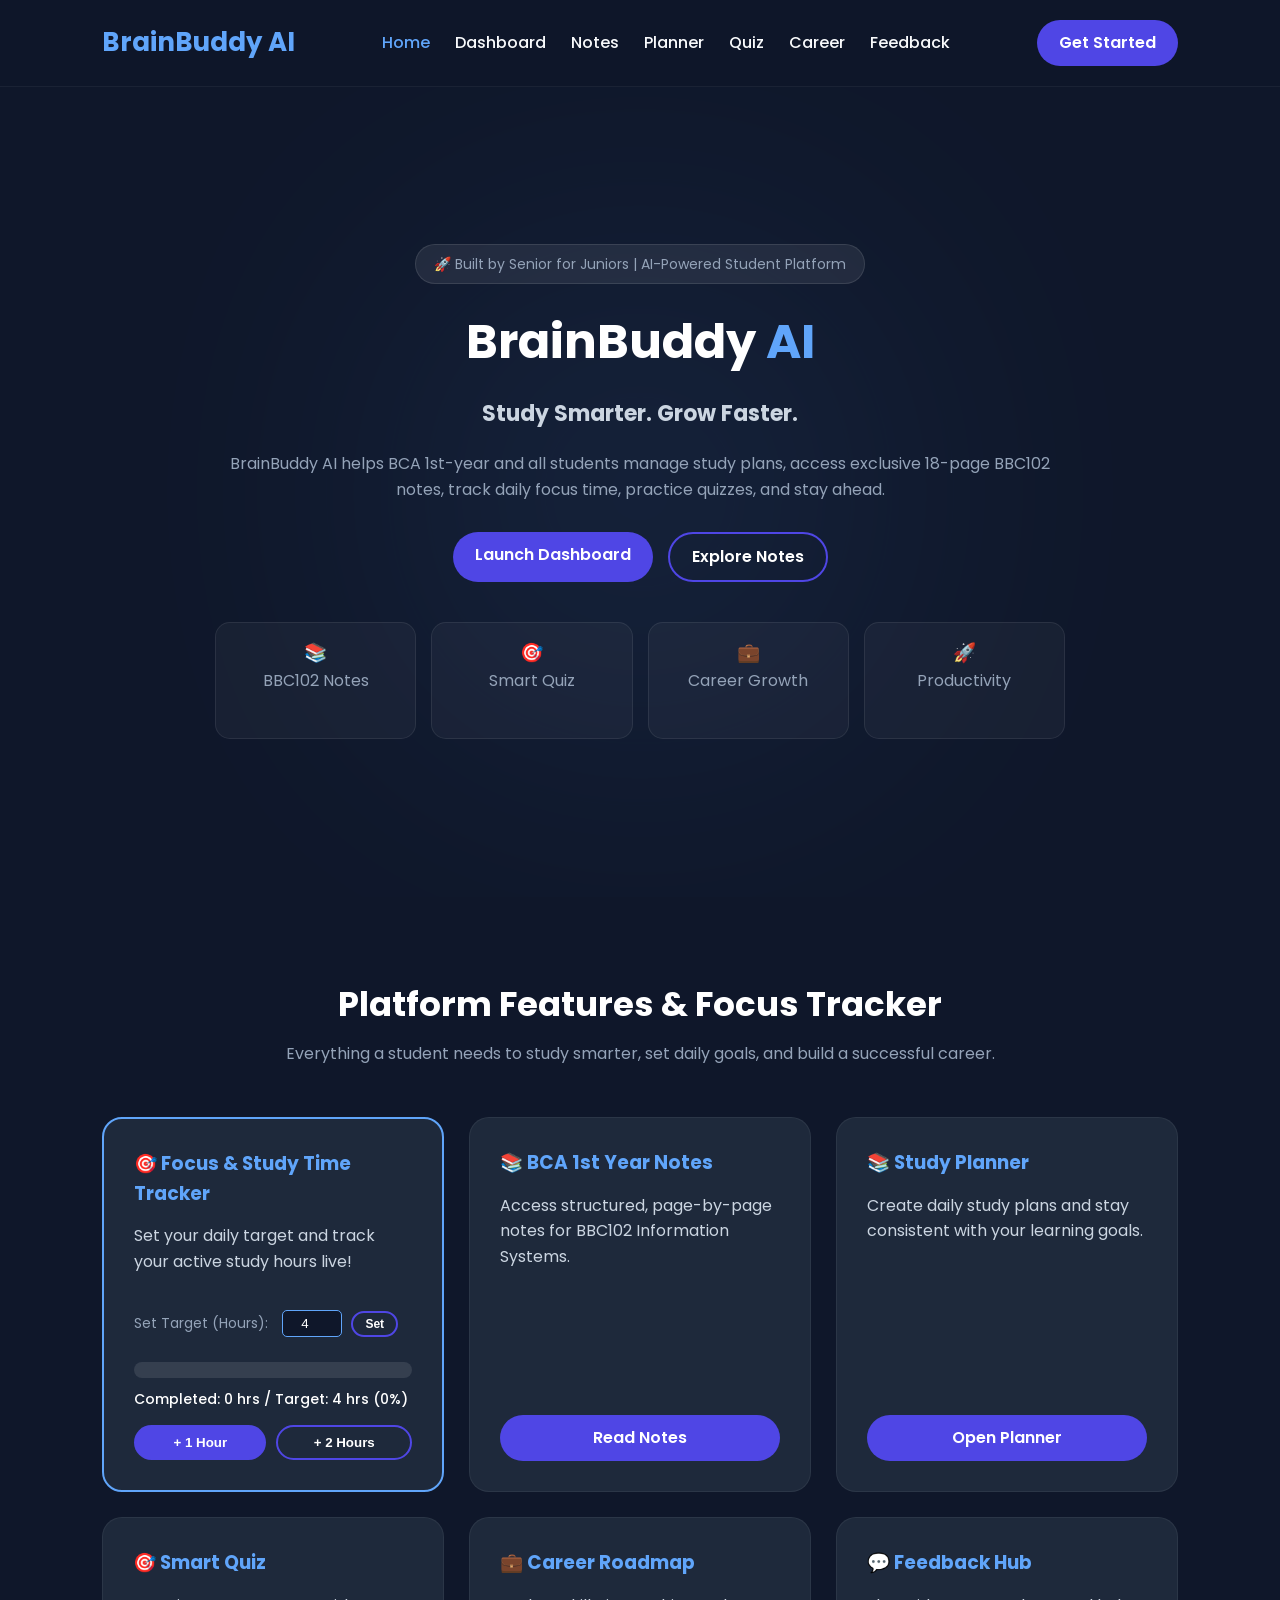
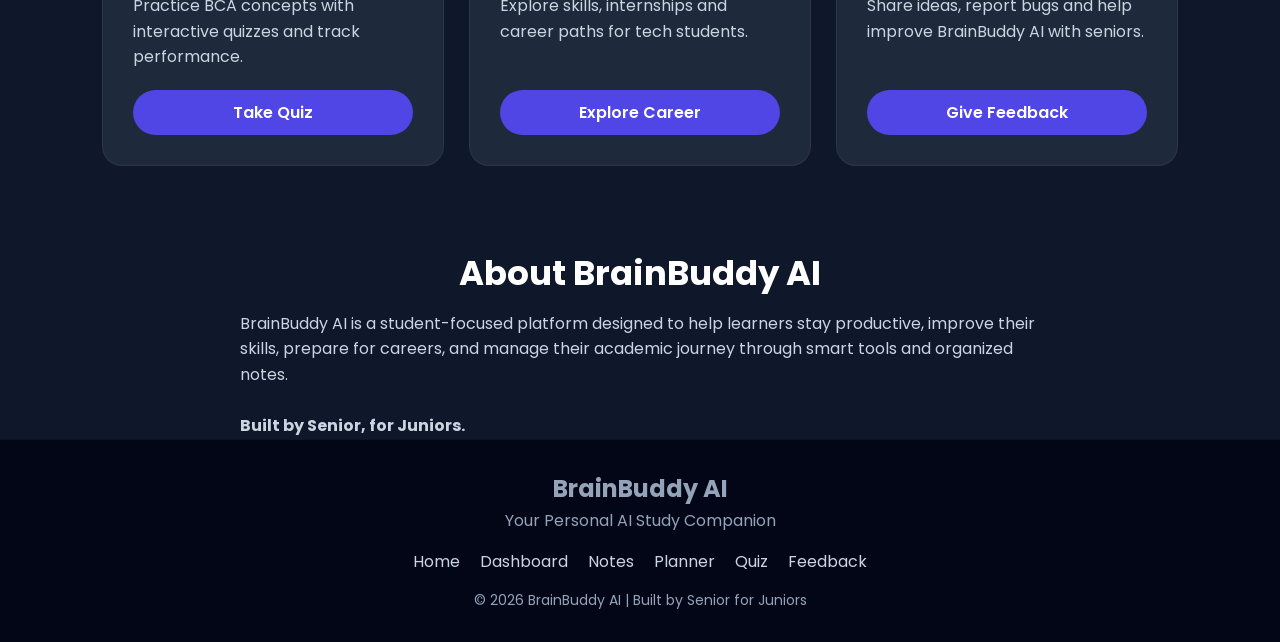
<file: index.html>
<!DOCTYPE html>
<html lang="en">
<head>
    <meta charset="UTF-8">
    <meta name="viewport" content="width=device-width, initial-scale=1.0">
    <title>BrainBuddy AI - Your AI Study Companion</title>
    <link rel="stylesheet" href="css/style.css">
    <link href="https://fonts.googleapis.com/css2?family=Poppins:wght@300;400;500;600;700&display=swap" rel="stylesheet">

    <!-- Google tag (gtag.js) -->
    <script async src="https://www.googletagmanager.com/gtag/js?id=G-J5CV0GQFNV"></script>
    <script>
      window.dataLayer = window.dataLayer || [];
      function gtag(){dataLayer.push(arguments);}
      gtag('js', new Date());
      gtag('config', 'G-J5CV0GQFNV');
    </script>
</head>
<body>
    <div id="particles"></div>
    <header>
        <nav class="navbar">
            <div class="logo">BrainBuddy AI</div>
            <ul class="nav-links">
                <li><a href="index.html" style="color:#60a5fa;">Home</a></li>
                <li><a href="dashboard.html">Dashboard</a></li>
                <li><a href="notes.html">Notes</a></li>
                <li><a href="planner.html">Planner</a></li>
                <li><a href="quiz.html">Quiz</a></li>
                <li><a href="career.html">Career</a></li>
                <li><a href="feedback.html">Feedback</a></li>
            </ul>
            <a href="dashboard.html" class="btn-primary" style="margin-top:0 !important;">Get Started</a>
        </nav>
    </header>

    <!-- Hero Section -->
    <section class="hero" id="home">
        <div class="hero-bg"></div>
        <div class="hero-content">
            <div class="badge">🚀 Built by Senior for Juniors | AI-Powered Student Platform</div>
            <h1>BrainBuddy <span>AI</span></h1>
            <h2 id="typing-text">Study Smarter. Grow Faster.</h2>
            <p>BrainBuddy AI helps BCA 1st-year and all students manage study plans, access exclusive 18-page BBC102 notes, track daily focus time, practice quizzes, and stay ahead.</p>
            <div class="hero-buttons">
                <a href="dashboard.html" class="btn-primary">Launch Dashboard</a>
                <a href="notes.html" class="btn-secondary">Explore Notes</a>
            </div>
            <div class="hero-stats">
                <div class="stat-card"><h3>📚</h3><p>BBC102 Notes</p></div>
                <div class="stat-card"><h3>🎯</h3><p>Smart Quiz</p></div>
                <div class="stat-card"><h3>💼</h3><p>Career Growth</p></div>
                <div class="stat-card"><h3>🚀</h3><p>Productivity</p></div>
            </div>
        </div>
    </section>

    <!-- Features Section (Featuring Advanced Focus Time Tracker) -->
    <section class="features" id="features">
        <h2 class="section-title">Platform Features & Focus Tracker</h2>
        <p class="section-subtitle">Everything a student needs to study smarter, set daily goals, and build a successful career.</p>
        <div class="feature-grid">

            <!-- Advanced Focus & Study Time Tracker Card -->
            <div class="card" style="border: 2px solid #60a5fa;">
                <h3>🎯 Focus & Study Time Tracker</h3>
                <p>Set your daily target and track your active study hours live!</p>

                <div style="margin: 15px 0;">
                    <label style="font-size: 14px; color: #94a3b8;">Set Target (Hours):</label>
                    <input type="number" id="targetHoursInput" value="4" min="1" max="16" style="width: 60px; padding: 5px; border-radius: 5px; background: #0f172a; color: white; border: 1px solid #60a5fa; text-align: center; margin-left: 10px;">
                    <button onclick="saveTargetHours()" class="btn-secondary" style="padding: 4px 12px; font-size: 12px; margin-left: 5px;">Set</button>
                </div>

                <!-- Progress Bar UI -->
                <div style="background: rgba(255,255,255,0.1); border-radius: 10px; width: 100%; height: 16px; margin: 10px 0; overflow: hidden;">
                    <div id="progressBar" style="background: #60a5fa; width: 0%; height: 100%; transition: width 0.4s ease;"></div>
                </div>
                <p id="progressText" style="font-size: 14px; font-weight: 500; margin-bottom: 15px;">Completed: 0 hrs / Target: 4 hrs (0%)</p>

                <div style="display: flex; gap: 10px;">
                    <button class="btn-primary" onclick="addFocusTime(1)" style="margin-top:0 !important; flex: 1; padding: 8px;">+ 1 Hour</button>
                    <button class="btn-secondary" onclick="addFocusTime(2)" style="flex: 1; padding: 8px;">+ 2 Hours</button>
                </div>
            </div>

            <div class="card">
                <h3>📚 BCA 1st Year Notes</h3>
                <p>Access structured, page-by-page notes for BBC102 Information Systems.</p>
                <a href="notes.html" class="btn-primary">Read Notes</a>
            </div>
            <div class="card">
                <h3>📚 Study Planner</h3>
                <p>Create daily study plans and stay consistent with your learning goals.</p>
                <a href="planner.html" class="btn-primary">Open Planner</a>
            </div>
            <div class="card">
                <h3>🎯 Smart Quiz</h3>
                <p>Practice BCA concepts with interactive quizzes and track performance.</p>
                <a href="quiz.html" class="btn-primary">Take Quiz</a>
            </div>
            <div class="card">
                <h3>💼 Career Roadmap</h3>
                <p>Explore skills, internships and career paths for tech students.</p>
                <a href="career.html" class="btn-primary">Explore Career</a>
            </div>
            <div class="card">
                <h3>💬 Feedback Hub</h3>
                <p>Share ideas, report bugs and help improve BrainBuddy AI with seniors.</p>
                <a href="feedback.html" class="btn-primary">Give Feedback</a>
            </div>

        </div>
    </section>

    <!-- About Section -->
    <section class="about" id="about">
        <h2 class="section-title">About BrainBuddy AI</h2>
        <p class="about-text" style="color: #cbd5e1; max-width: 800px; margin: auto;">
            BrainBuddy AI is a student-focused platform designed to help learners stay productive, improve their skills, prepare for careers, and manage their academic journey through smart tools and organized notes. <br><br>
            <strong>Built by Senior, for Juniors.</strong>
        </p>
    </section>

    <!-- Footer -->
    <footer>
        <h2>BrainBuddy AI</h2>
        <p>Your Personal AI Study Companion</p>
        <div class="footer-links">
            <a href="index.html">Home</a>
            <a href="dashboard.html">Dashboard</a>
            <a href="notes.html">Notes</a>
            <a href="planner.html">Planner</a>
            <a href="quiz.html">Quiz</a>
            <a href="feedback.html">Feedback</a>
        </div>
        <p class="copyright">© 2026 BrainBuddy AI | Built by Senior for Juniors</p>
    </footer>

    <script src="js/script.js"></script>
    <script>
        checkDailyReset();

        function getTargetHours() {
            return parseInt(localStorage.getItem("studyTarget")) || 4;
        }

        function saveTargetHours() {
            let val = parseInt(document.getElementById("targetHoursInput").value);
            if(val > 0) {
                localStorage.setItem("studyTarget", val);
                updateFocusUI();
            }
        }

        function addFocusTime(hrs) {
            let current = parseInt(getStudyHours()) || 0;
            current += hrs;
            localStorage.setItem("studyHours", current);
            updateFocusUI();
        }

        function updateFocusUI() {
            let completed = parseInt(getStudyHours()) || 0;
            let target = getTargetHours();
            document.getElementById("targetHoursInput").value = target;

            let percentage = Math.min(Math.round((completed / target) * 100), 100);
            document.getElementById("progressBar").style.width = percentage + "%";
            document.getElementById("progressText").innerHTML = `Completed: ${completed} hrs / Target: ${target} hrs (${percentage}%)`;
        }

        // Initialize UI on load
        document.addEventListener("DOMContentLoaded", () => {
            updateFocusUI();
        });
    </script>
</body>
</html>
</file>
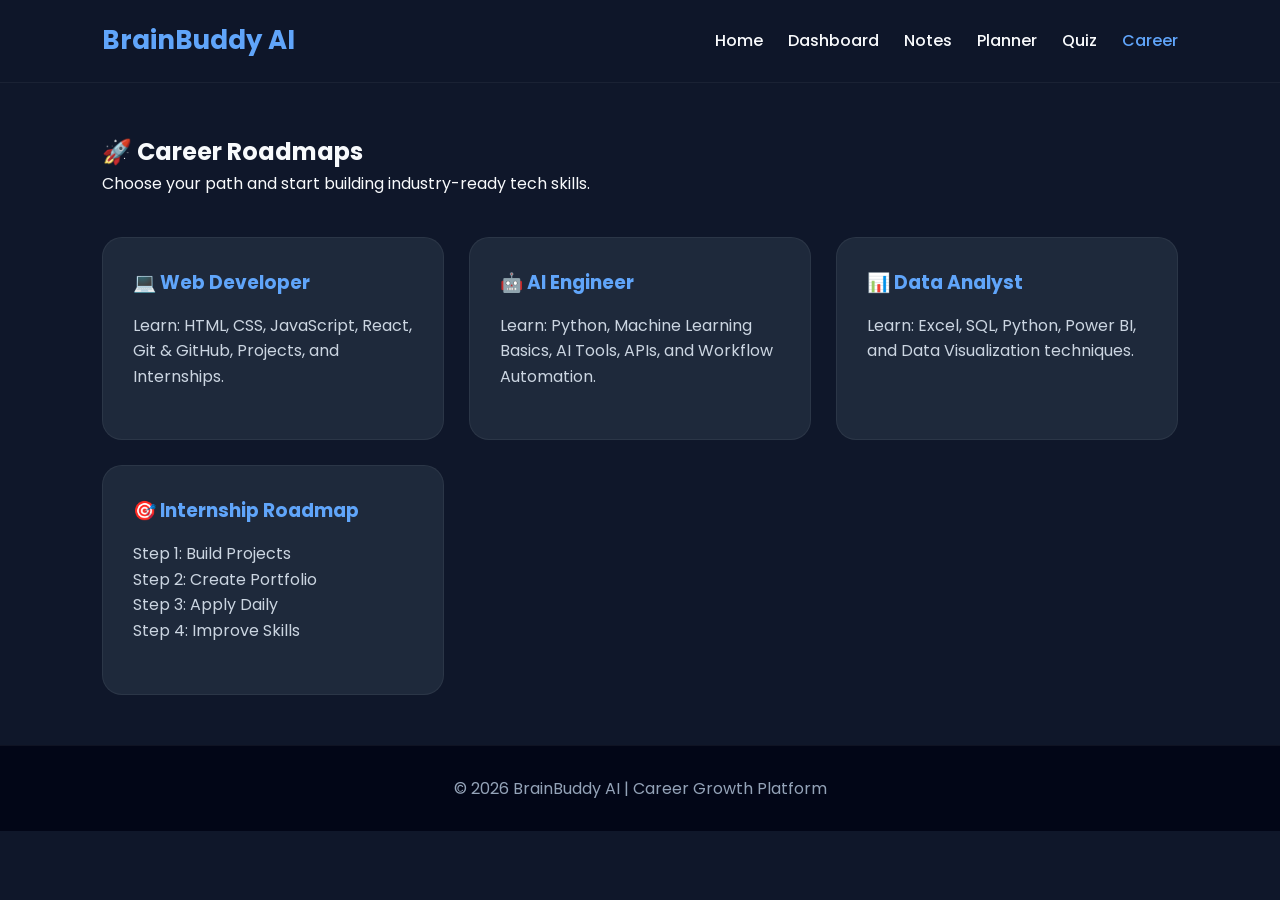
<file: career.html>
<!DOCTYPE html>
<html lang="en">
<head>
    <meta charset="UTF-8">
    <meta name="viewport" content="width=device-width, initial-scale=1.0">
    <title>BrainBuddy AI Career Roadmap</title>
    <link rel="stylesheet" href="css/style.css">
    <link href="https://fonts.googleapis.com/css2?family=Poppins:wght@300;400;500;600;700&display=swap" rel="stylesheet">
    <!-- Google tag (gtag.js) -->
<script async src="https://www.googletagmanager.com/gtag/js?id=G-J5CV0GQFNV"></script>
<script>
  window.dataLayer = window.dataLayer || [];
  function gtag(){dataLayer.push(arguments);}
  gtag('js', new Date());
  gtag('config', 'G-J5CV0GQFNV');
</script>
</head>
<body>
    <header>
        <nav class="navbar">
            <div class="logo">BrainBuddy AI</div>
            <ul class="nav-links">
                <li><a href="index.html">Home</a></li>
                <li><a href="dashboard.html">Dashboard</a></li>
                <li><a href="notes.html">Notes</a></li>
                <li><a href="planner.html">Planner</a></li>
                <li><a href="quiz.html">Quiz</a></li>
                <li><a href="career.html" style="color:#60a5fa;">Career</a></li>
            </ul>
        </nav>
    </header>

    <section class="career" style="padding: 50px 8%;">
        <h1>🚀 Career Roadmaps</h1>
        <p>Choose your path and start building industry-ready tech skills.</p>

        <div class="feature-grid" style="margin-top: 40px;">
            <div class="card">
                <h3>💻 Web Developer</h3>
                <p>Learn: HTML, CSS, JavaScript, React, Git & GitHub, Projects, and Internships.</p>
            </div>
            <div class="card">
                <h3>🤖 AI Engineer</h3>
                <p>Learn: Python, Machine Learning Basics, AI Tools, APIs, and Workflow Automation.</p>
            </div>
            <div class="card">
                <h3>📊 Data Analyst</h3>
                <p>Learn: Excel, SQL, Python, Power BI, and Data Visualization techniques.</p>
            </div>
            <div class="card">
                <h3>🎯 Internship Roadmap</h3>
                <p>Step 1: Build Projects <br>Step 2: Create Portfolio <br>Step 3: Apply Daily <br>Step 4: Improve Skills</p>
            </div>
        </div>
    </section>

    <footer>
        <p>© 2026 BrainBuddy AI | Career Growth Platform</p>
    </footer>
</body>
</html>
</file>
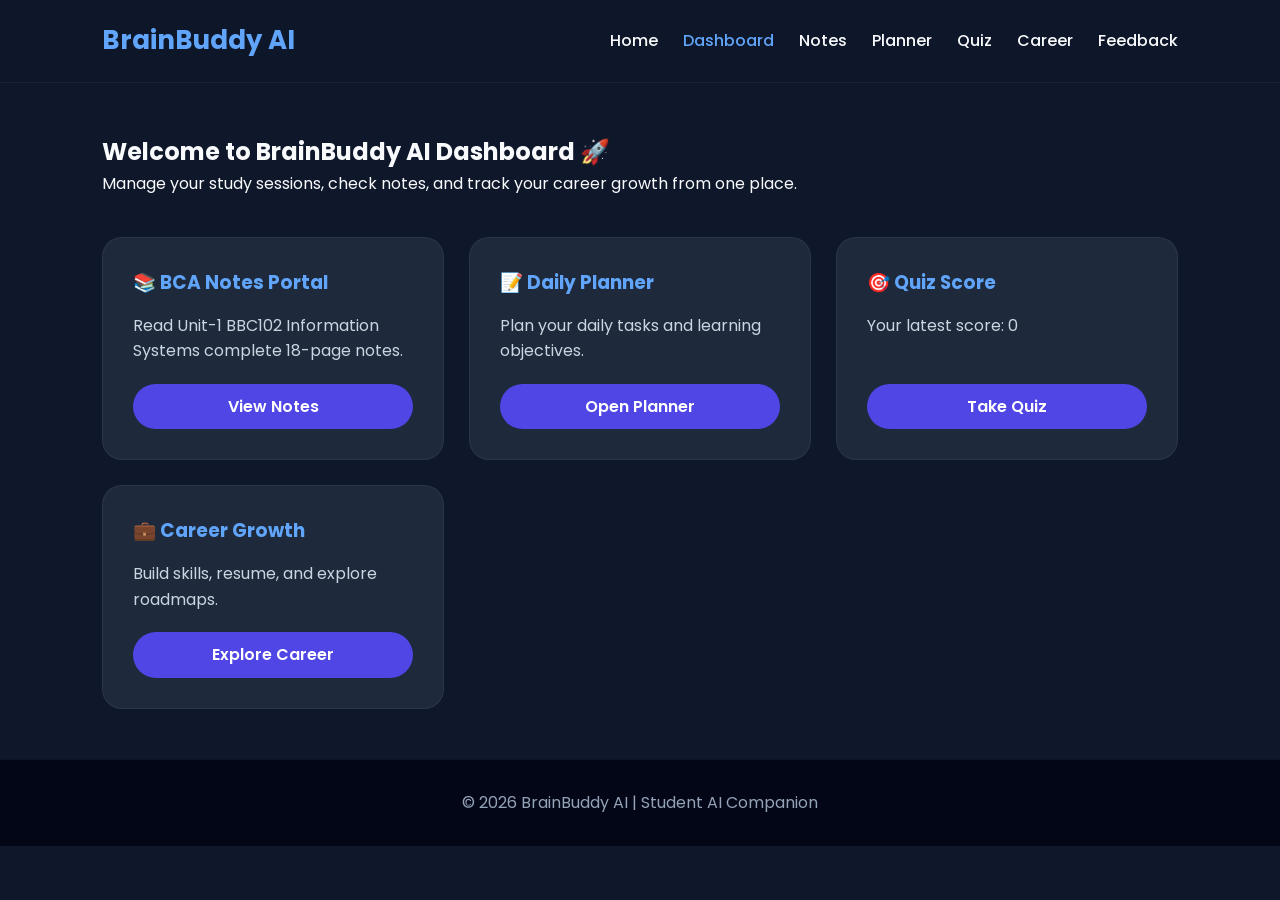
<file: dashboard.html>
<!DOCTYPE html>
<html lang="en">
<head>
    <meta charset="UTF-8">
    <meta name="viewport" content="width=device-width, initial-scale=1.0">
    <title>BrainBuddy AI Dashboard</title>
    <link rel="stylesheet" href="css/style.css">
    <link href="https://fonts.googleapis.com/css2?family=Poppins:wght@300;400;500;600;700&display=swap" rel="stylesheet">

    <!-- Google tag (gtag.js) -->
    <script async src="https://www.googletagmanager.com/gtag/js?id=G-J5CV0GQFNV"></script>
    <script>
      window.dataLayer = window.dataLayer || [];
      function gtag(){dataLayer.push(arguments);}
      gtag('js', new Date());
      gtag('config', 'G-J5CV0GQFNV');
    </script>
</head>
<body>
    <header>
        <nav class="navbar">
            <div class="logo">BrainBuddy AI</div>
            <ul class="nav-links">
                <li><a href="index.html">Home</a></li>
                <li><a href="dashboard.html" style="color:#60a5fa;">Dashboard</a></li>
                <li><a href="notes.html">Notes</a></li>
                <li><a href="planner.html">Planner</a></li>
                <li><a href="quiz.html">Quiz</a></li>
                <li><a href="career.html">Career</a></li>
                <li><a href="feedback.html">Feedback</a></li>
            </ul>
        </nav>
    </header>

    <section class="dashboard" style="padding: 50px 8%;">
        <h1>Welcome to BrainBuddy AI Dashboard 🚀</h1>
        <p>Manage your study sessions, check notes, and track your career growth from one place.</p>

        <div class="feature-grid" style="margin-top: 40px;">
            <div class="card">
                <h3>📚 BCA Notes Portal</h3>
                <p>Read Unit-1 BBC102 Information Systems complete 18-page notes.</p>
                <a href="notes.html" class="btn-primary">View Notes</a>
            </div>
            <div class="card">
                <h3>📝 Daily Planner</h3>
                <p>Plan your daily tasks and learning objectives.</p>
                <a href="planner.html" class="btn-primary">Open Planner</a>
            </div>
            <div class="card">
                <h3>🎯 Quiz Score</h3>
                <p>Your latest score: <span id="score">0</span></p>
                <a href="quiz.html" class="btn-primary">Take Quiz</a>
            </div>
            <div class="card">
                <h3>💼 Career Growth</h3>
                <p>Build skills, resume, and explore roadmaps.</p>
                <a href="career.html" class="btn-primary">Explore Career</a>
            </div>
        </div>
    </section>

    <footer>
        <p>© 2026 BrainBuddy AI | Student AI Companion</p>
    </footer>

    <script src="js/script.js"></script>
    <script>
        document.getElementById("score").innerHTML = getQuizScore();
    </script>
</body>
</html>
</file>
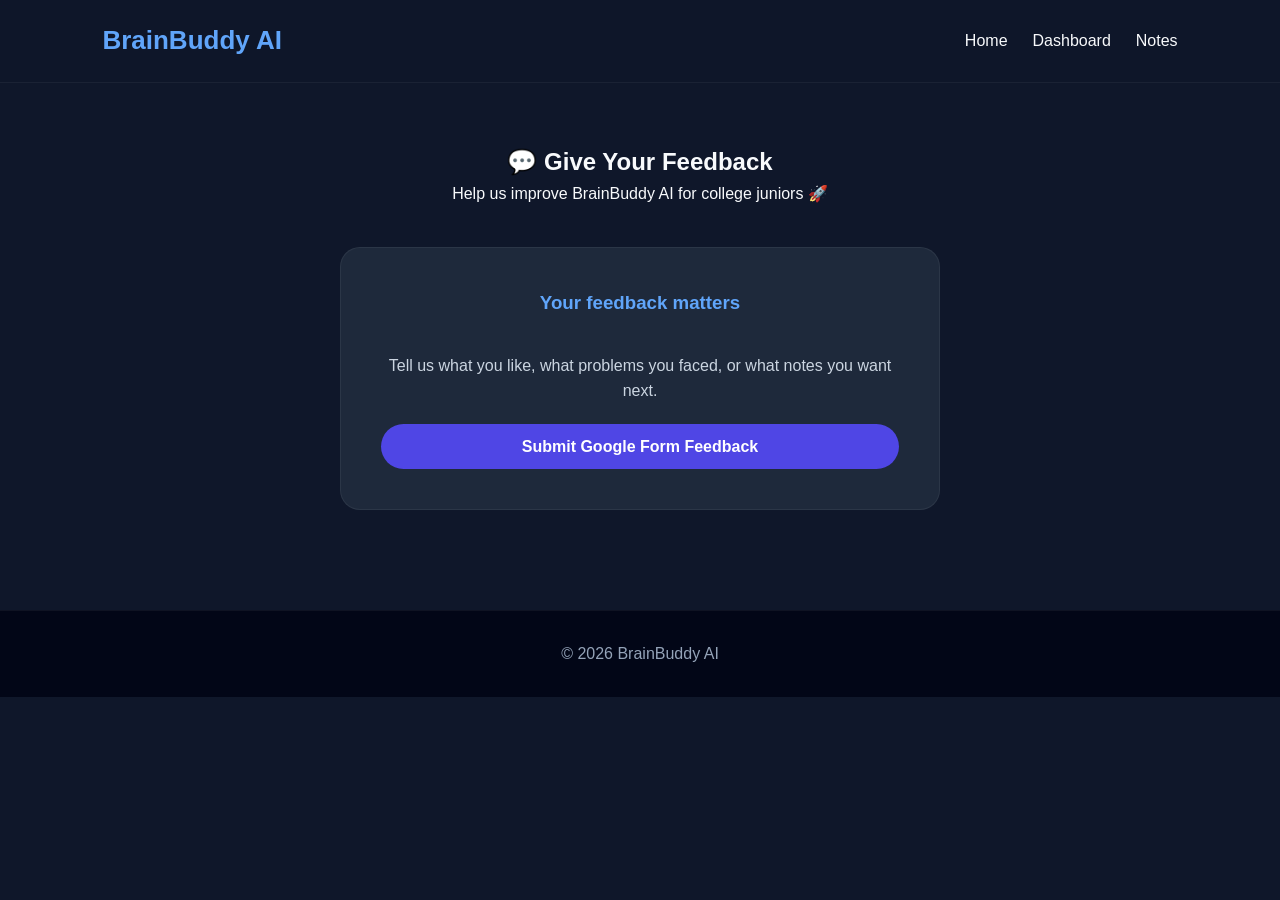
<file: feedback.html>
<!DOCTYPE html>
<html lang="en">
<head>
    <meta charset="UTF-8">
    <meta name="viewport" content="width=device-width, initial-scale=1.0">
    <title>BrainBuddy AI Feedback</title>
    <link rel="stylesheet" href="css/style.css">
    <!-- Google tag (gtag.js) -->
<script async src="https://www.googletagmanager.com/gtag/js?id=G-J5CV0GQFNV"></script>
<script>
  window.dataLayer = window.dataLayer || [];
  function gtag(){dataLayer.push(arguments);}
  gtag('js', new Date());
  gtag('config', 'G-J5CV0GQFNV');
</script>
</head>
<body>
    <header>
        <nav class="navbar">
            <div class="logo">BrainBuddy AI</div>
            <ul class="nav-links">
                <li><a href="index.html">Home</a></li>
                <li><a href="dashboard.html">Dashboard</a></li>
                <li><a href="notes.html">Notes</a></li>
            </ul>
        </nav>
    </header>

    <section class="dashboard" style="padding: 60px 8%; text-align: center;">
        <h1>💬 Give Your Feedback</h1>
        <p>Help us improve BrainBuddy AI for college juniors 🚀</p>

        <div class="card" style="max-width: 600px; margin: 40px auto; padding: 40px;">
            <h3>Your feedback matters</h3>
            <p style="margin: 20px 0;">Tell us what you like, what problems you faced, or what notes you want next.</p>
            <a href="https://docs.google.com/forms/d/e/1FAIpQLScxOT6gCVoR1MPb2WBR1VPu59-_FwccD1EneoBetX7ejHFhqw/viewform?usp=publish-editor" target="_blank" class="btn-primary">Submit Google Form Feedback</a>
        </div>
    </section>

    <footer>
        <p>© 2026 BrainBuddy AI</p>
    </footer>
</body>
</html>
</file>
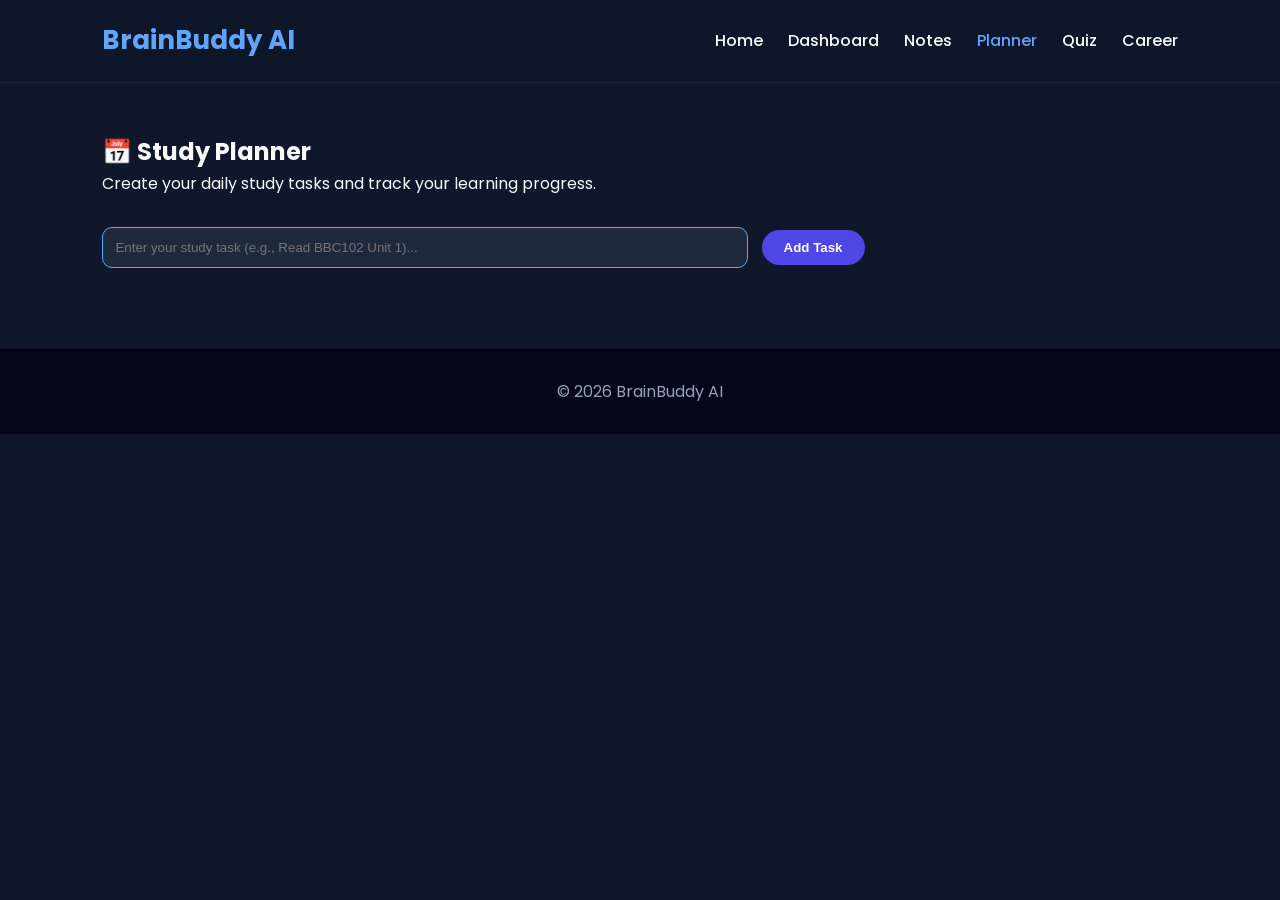
<file: planner.html>
<!DOCTYPE html>
<html lang="en">
<head>
    <meta charset="UTF-8">
    <meta name="viewport" content="width=device-width, initial-scale=1.0">
    <title>BrainBuddy AI Planner</title>
    <link rel="stylesheet" href="css/style.css">
    <link href="https://fonts.googleapis.com/css2?family=Poppins:wght@300;400;500;600;700&display=swap" rel="stylesheet">
    <!-- Google tag (gtag.js) -->
<script async src="https://www.googletagmanager.com/gtag/js?id=G-J5CV0GQFNV"></script>
<script>
  window.dataLayer = window.dataLayer || [];
  function gtag(){dataLayer.push(arguments);}
  gtag('js', new Date());
  gtag('config', 'G-J5CV0GQFNV');
</script>
</head>
<body>
    <header>
        <nav class="navbar">
            <div class="logo">BrainBuddy AI</div>
            <ul class="nav-links">
                <li><a href="index.html">Home</a></li>
                <li><a href="dashboard.html">Dashboard</a></li>
                <li><a href="notes.html">Notes</a></li>
                <li><a href="planner.html" style="color:#60a5fa;">Planner</a></li>
                <li><a href="quiz.html">Quiz</a></li>
                <li><a href="career.html">Career</a></li>
            </ul>
        </nav>
    </header>

    <section class="planner" style="padding: 50px 8%;">
        <h1>📅 Study Planner</h1>
        <p>Create your daily study tasks and track your learning progress.</p>

        <div class="planner-box" style="margin-top: 30px;">
            <input type="text" id="taskInput" placeholder="Enter your study task (e.g., Read BBC102 Unit 1)..." style="padding: 12px; width: 60%; border-radius: 10px; border: 1px solid #60a5fa; background: #1e293b; color: white; margin-right: 10px;">
            <button class="btn-primary" onclick="addPlannerTask()" style="margin-top:0 !important;">Add Task</button>
        </div>

        <div id="taskList" style="margin-top: 30px; display: grid; gap: 15px;"></div>
    </section>

    <footer>
        <p>© 2026 BrainBuddy AI</p>
    </footer>

    <script src="js/script.js"></script>
    <script>
        function addPlannerTask(){
            let task = document.getElementById("taskInput").value;
            if(task==""){
                alert("Please enter a task");
                return;
            }
            let tasks = JSON.parse(localStorage.getItem("tasks")) || [];
            tasks.push(task);
            localStorage.setItem("tasks", JSON.stringify(tasks));
            document.getElementById("taskInput").value="";
            displayTasks();
        }

        function displayTasks(){
            let tasks = JSON.parse(localStorage.getItem("tasks")) || [];
            let box = document.getElementById("taskList");
            box.innerHTML="";
            tasks.forEach((task,index)=>{
                box.innerHTML += `
                    <div class="card" style="flex-direction: row; justify-content: space-between; align-items: center; padding: 20px;">
                        <h3 style="margin:0;">${task}</h3>
                        <button class="btn-primary" style="margin:0 !important; background:#ef4444;" onclick="deleteTask(${index})">Complete</button>
                    </div>
                `;
            });
        }

        function deleteTask(index){
            let tasks = JSON.parse(localStorage.getItem("tasks")) || [];
            tasks.splice(index,1);
            localStorage.setItem("tasks", JSON.stringify(tasks));
            displayTasks();
        }
        displayTasks();
    </script>
</body>
</html>
</file>
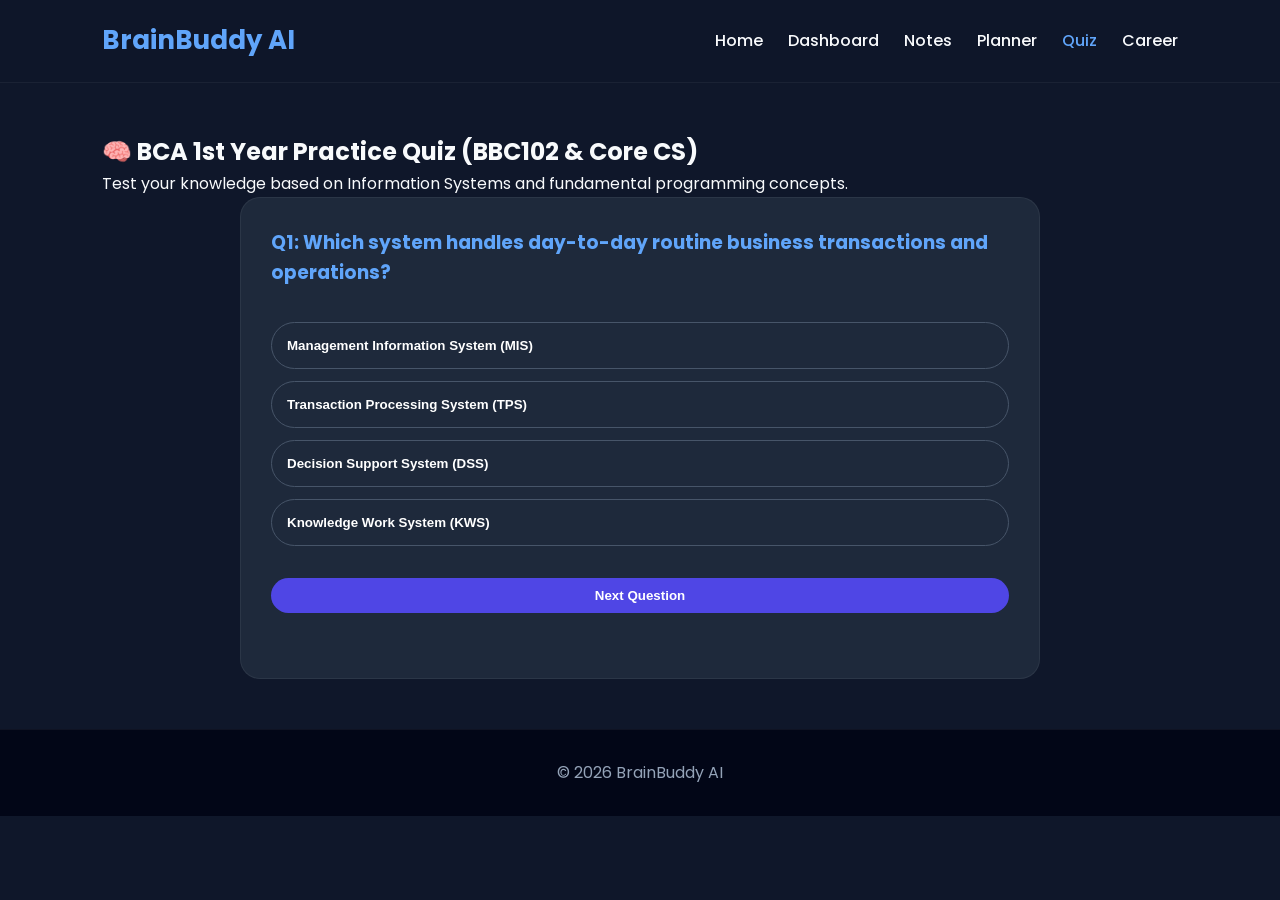
<file: quiz.html>
<!DOCTYPE html>
<html lang="en">
<head>
    <meta charset="UTF-8">
    <meta name="viewport" content="width=device-width, initial-scale=1.0">
    <title>BrainBuddy AI Quiz</title>
    <link rel="stylesheet" href="css/style.css">
    <link href="https://fonts.googleapis.com/css2?family=Poppins:wght@300;400;500;600;700&display=swap" rel="stylesheet">
    <!-- Google tag (gtag.js) -->
<script async src="https://www.googletagmanager.com/gtag/js?id=G-J5CV0GQFNV"></script>
<script>
  window.dataLayer = window.dataLayer || [];
  function gtag(){dataLayer.push(arguments);}
  gtag('js', new Date());
  gtag('config', 'G-J5CV0GQFNV');
</script>
</head>
<body>
    <header>
        <nav class="navbar">
            <div class="logo">BrainBuddy AI</div>
            <ul class="nav-links">
                <li><a href="index.html">Home</a></li>
                <li><a href="dashboard.html">Dashboard</a></li>
                <li><a href="notes.html">Notes</a></li>
                <li><a href="planner.html">Planner</a></li>
                <li><a href="quiz.html" style="color:#60a5fa;">Quiz</a></li>
                <li><a href="career.html">Career</a></li>
            </ul>
        </nav>
    </header>

    <section class="quiz" style="padding: 50px 8%;">
        <h1>🧠 BCA 1st Year Practice Quiz (BBC102 & Core CS)</h1>
        <p>Test your knowledge based on Information Systems and fundamental programming concepts.</p>

        <div class="card" style="max-width: 800px; margin: auto;">
            <h3 id="question">Question Loading...</h3>
            <div id="options" style="margin-top: 20px;"></div>
            <button class="btn-primary" onclick="nextQuestion()" style="margin-top: 20px;">Next Question</button>
            <h3 id="result" style="margin-top:20px;"></h3>
        </div>
    </section>

    <footer>
        <p>© 2026 BrainBuddy AI</p>
    </footer>

    <script src="js/script.js"></script>
    <script>
        const quizData = [
            {
                question: "Which system handles day-to-day routine business transactions and operations?",
                options: ["Management Information System (MIS)", "Transaction Processing System (TPS)", "Decision Support System (DSS)", "Knowledge Work System (KWS)"],
                answer: "Transaction Processing System (TPS)"
            },
            {
                question: "Which information system helps senior managers make semi-structured decisions using 'what-if' analysis?",
                options: ["TPS", "MIS", "DSS", "CRM"],
                answer: "DSS"
            },
            {
                question: "In the information system processing cycle, raw data is organized primarily by which unit?",
                options: ["Input device", "Computer Processor (CPU)", "Storage Drive", "Printer"],
                answer: "Computer Processor (CPU)"
            },
            {
                question: "Salesforce and HubSpot are popular examples of which enterprise platform?",
                options: ["SCM", "CRM", "TPS", "MIS"],
                answer: "CRM"
            },
            {
                question: "What does 'Effectiveness' mean in the context of information systems?",
                options: ["Doing things right with minimal waste", "Doing the right things to achieve strategic goals", "Fast data transfer speed", "Lowering server hardware costs"],
                answer: "Doing the right things to achieve strategic goals"
            },
            {
                question: "C language was developed by whom?",
                options: ["Dennis Ritchie", "James Gosling", "Guido van Rossum", "Bjarne Stroustrup"],
                answer: "Dennis Ritchie"
            },
            {
                question: "Which data structure operates on a First In, First Out (FIFO) basis?",
                options: ["Stack", "Queue", "Tree", "Graph"],
                answer: "Queue"
            },
            {
                question: "What is the full form of RAM in computer architecture?",
                options: ["Read Access Memory", "Random Access Memory", "Run Ample Memory", "Read Alternated Memory"],
                answer: "Random Access Memory"
            }
        ];

        let currentQuestion = 0;
        let score = 0;
        let answered = false;

        function loadQuestion(){
            let q = quizData[currentQuestion];
            document.getElementById("question").innerHTML = `Q${currentQuestion + 1}: ${q.question}`;
            let optionBox = document.getElementById("options");
            optionBox.innerHTML="";

            q.options.forEach(option=>{
                optionBox.innerHTML += `
                    <button class="btn-secondary" style="margin-bottom: 12px; width:100%; text-align:left; display:block;" onclick="checkAnswer('${option}', this)">
                        ${option}
                    </button>
                `;
            });
        }

        function checkAnswer(selected, button){
            if(answered) return;
            answered = true;
            
            let correct = quizData[currentQuestion].answer;
            if(selected === correct){
                score++;
                button.style.border = "2px solid #22c55e";
                button.style.background = "rgba(34, 197, 94, 0.2)";
            } else {
                button.style.border = "2px solid #ef4444";
                button.style.background = "rgba(239, 68, 68, 0.2)";
            }
        }

        function nextQuestion(){
            answered = false;
            currentQuestion++;

            if(currentQuestion < quizData.length){
                loadQuestion();
            } else {
                document.getElementById("question").innerHTML = "Quiz Completed 🎉";
                document.getElementById("options").innerHTML="";
                document.getElementById("result").innerHTML = `Your Score: ${score} / ${quizData.length}`;
                saveQuizScore(score);
            }
        }

        loadQuestion();
    </script>
</body>
</html>
</file>
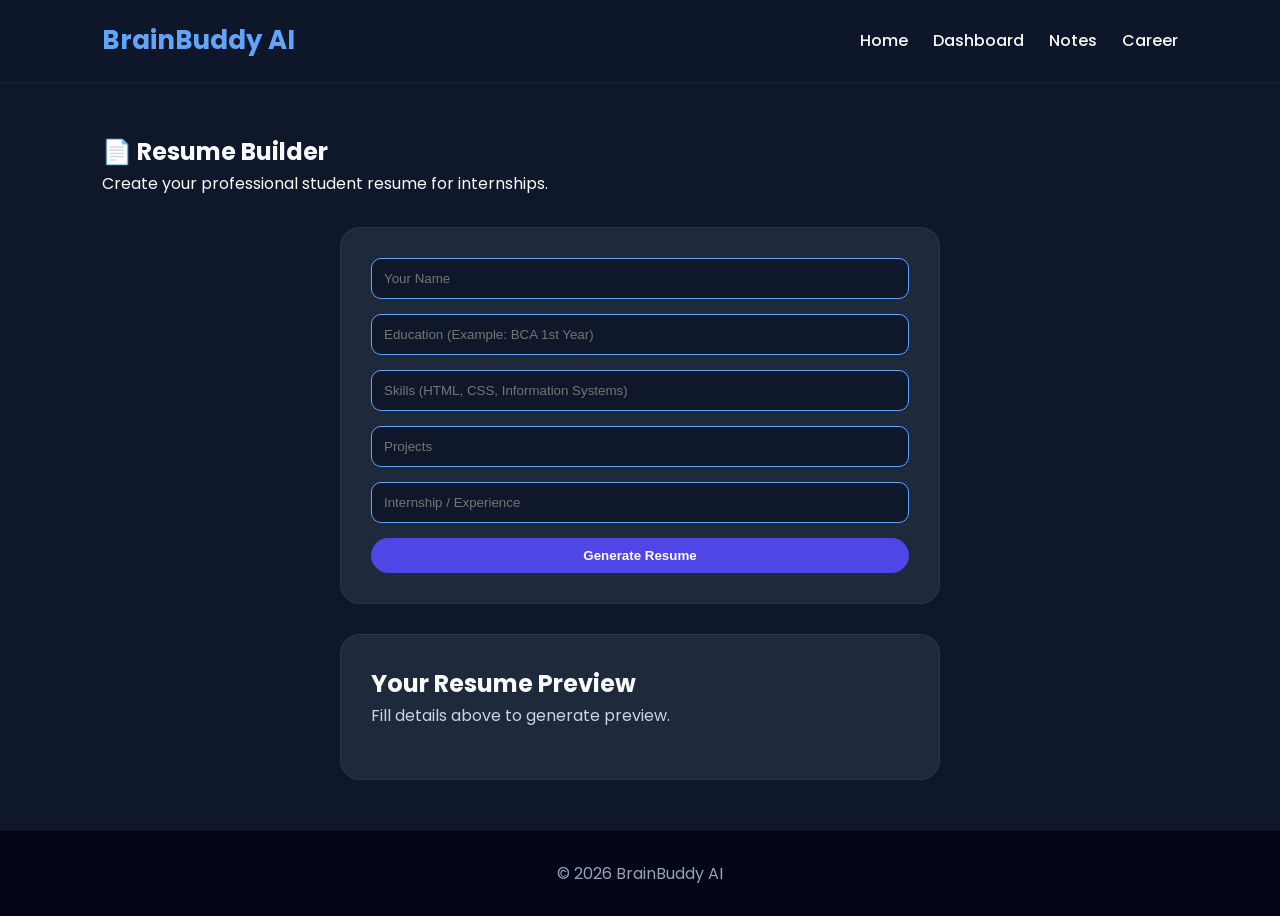
<file: resume.html>
<!DOCTYPE html>
<html lang="en">
<head>
    <meta charset="UTF-8">
    <meta name="viewport" content="width=device-width, initial-scale=1.0">
    <title>BrainBuddy AI Resume Builder</title>
    <link rel="stylesheet" href="css/style.css">
    <link href="https://fonts.googleapis.com/css2?family=Poppins:wght@300;400;500;600;700&display=swap" rel="stylesheet">
    <!-- Google tag (gtag.js) -->
<script async src="https://www.googletagmanager.com/gtag/js?id=G-J5CV0GQFNV"></script>
<script>
  window.dataLayer = window.dataLayer || [];
  function gtag(){dataLayer.push(arguments);}
  gtag('js', new Date());
  gtag('config', 'G-J5CV0GQFNV');
</script>
</head>
<body>
    <header>
        <nav class="navbar">
            <div class="logo">BrainBuddy AI</div>
            <ul class="nav-links">
                <li><a href="index.html">Home</a></li>
                <li><a href="dashboard.html">Dashboard</a></li>
                <li><a href="notes.html">Notes</a></li>
                <li><a href="career.html">Career</a></li>
            </ul>
        </nav>
    </header>

    <section class="resume" style="padding: 50px 8%;">
        <h1>📄 Resume Builder</h1>
        <p>Create your professional student resume for internships.</p>

        <div class="card" style="max-width: 600px; margin: 30px auto; display: grid; gap: 15px;">
            <input type="text" id="name" placeholder="Your Name" style="padding: 12px; border-radius: 10px; background:#0f172a; color:white; border:1px solid #60a5fa;">
            <input type="text" id="education" placeholder="Education (Example: BCA 1st Year)" style="padding: 12px; border-radius: 10px; background:#0f172a; color:white; border:1px solid #60a5fa;">
            <input type="text" id="skills" placeholder="Skills (HTML, CSS, Information Systems)" style="padding: 12px; border-radius: 10px; background:#0f172a; color:white; border:1px solid #60a5fa;">
            <input type="text" id="projects" placeholder="Projects" style="padding: 12px; border-radius: 10px; background:#0f172a; color:white; border:1px solid #60a5fa;">
            <input type="text" id="experience" placeholder="Internship / Experience" style="padding: 12px; border-radius: 10px; background:#0f172a; color:white; border:1px solid #60a5fa;">
            <button class="btn-primary" onclick="generateResume()">Generate Resume</button>
        </div>

        <div class="card" id="resumeOutput" style="max-width: 600px; margin: auto;">
            <h2>Your Resume Preview</h2>
            <p>Fill details above to generate preview.</p>
        </div>
    </section>

    <footer>
        <p>© 2026 BrainBuddy AI</p>
    </footer>

    <script>
        function generateResume(){
            let name = document.getElementById("name").value;
            let education = document.getElementById("education").value;
            let skills = document.getElementById("skills").value;
            let projects = document.getElementById("projects").value;
            let experience = document.getElementById("experience").value;

            let resume = `
                <h2>${name}</h2>
                <h3 style="color:#60a5fa; margin-top:15px;">Education</h3>
                <p>${education}</p>
                <h3 style="color:#60a5fa; margin-top:15px;">Skills</h3>
                <p>${skills}</p>
                <h3 style="color:#60a5fa; margin-top:15px;">Projects</h3>
                <p>${projects}</p>
                <h3 style="color:#60a5fa; margin-top:15px;">Experience</h3>
                <p>${experience}</p>
            `;
            document.getElementById("resumeOutput").innerHTML = resume;
            localStorage.setItem("resume", resume);
        }

        window.onload = function(){
            let savedResume = localStorage.getItem("resume");
            if(savedResume){
                document.getElementById("resumeOutput").innerHTML = savedResume;
            }
        }
    </script>
</body>
</html>
</file>
<file: css/style.css>
/* --- Safe & Clean Style Fix --- */
* {
    margin: 0;
    padding: 0;
    box-sizing: border-box;
}

body {
    font-family: 'Poppins', sans-serif;
    background: #0f172a;
    color: #f8fafc;
    line-height: 1.6;
}

header {
    width: 100%;
}

.navbar {
    display: flex;
    justify-content: space-between;
    align-items: center;
    padding: 20px 8%;
    background: rgba(15,23,42,0.95);
    backdrop-filter: blur(10px);
    position: sticky;
    top: 0;
    z-index: 1000;
    border-bottom: 1px solid rgba(255,255,255,0.05);
}

.logo {
    font-size: 26px;
    font-weight: 700;
    color: #60a5fa;
}

.nav-links {
    display: flex;
    gap: 25px;
    list-style: none;
}

.nav-links a {
    text-decoration: none;
    color: #f8fafc;
    font-weight: 500;
    transition: 0.3s;
}

.nav-links a:hover {
    color: #60a5fa;
}

.btn-primary {
    display: inline-block;
    background: #4f46e5;
    color: #ffffff;
    padding: 10px 22px;
    border-radius: 30px;
    text-decoration: none;
    font-weight: 600;
    transition: 0.3s;
    border: none;
    cursor: pointer;
    text-align: center;
}

.btn-primary:hover {
    background: #6366f1;
    transform: translateY(-2px);
}

.btn-secondary {
    border: 2px solid #4f46e5;
    color: #ffffff;
    padding: 10px 22px;
    border-radius: 30px;
    text-decoration: none;
    font-weight: 600;
    transition: 0.3s;
    display: inline-block;
    background: transparent;
    cursor: pointer;
}

.btn-secondary:hover {
    background: rgba(79, 70, 229, 0.2);
}

.hero {
    min-height: 90vh;
    display: flex;
    align-items: center;
    justify-content: center;
    text-align: center;
    padding: 50px 8%;
    position: relative;
    overflow: hidden;
}

.hero-bg {
    position: absolute;
    width: 400px;
    height: 400px;
    background: #60a5fa;
    filter: blur(150px);
    opacity: 0.15;
    border-radius: 50%;
}

.hero-content {
    max-width: 850px;
    z-index: 2;
}

.badge {
    display: inline-block;
    padding: 8px 18px;
    background: rgba(255,255,255,0.08);
    border: 1px solid rgba(255,255,255,0.1);
    border-radius: 50px;
    margin-bottom: 20px;
    font-size: 14px;
    color: #94a3b8;
}

.hero h1 {
    font-size: 48px;
    margin-bottom: 15px;
    color: #ffffff;
}

.hero h1 span {
    color: #60a5fa;
}

.hero h2 {
    font-size: 22px;
    color: #cbd5e1;
    margin-bottom: 20px;
}

.hero p {
    font-size: 16px;
    color: #94a3b8;
    margin-bottom: 30px;
}

.hero-buttons {
    display: flex;
    justify-content: center;
    gap: 15px;
    margin-bottom: 40px;
    flex-wrap: wrap;
}

.hero-stats {
    display: grid;
    grid-template-columns: repeat(auto-fit, minmax(140px, 1fr));
    gap: 15px;
}

.stat-card {
    background: rgba(255,255,255,0.04);
    border: 1px solid rgba(255,255,255,0.08);
    padding: 15px;
    border-radius: 15px;
}

.features {
    padding: 80px 8%;
}

.section-title {
    text-align: center;
    font-size: 34px;
    margin-bottom: 10px;
    color: #ffffff;
}

.section-subtitle {
    text-align: center;
    color: #94a3b8;
    margin-bottom: 50px;
}

.feature-grid {
    display: grid;
    grid-template-columns: repeat(auto-fit, minmax(260px, 1fr));
    gap: 25px;
}

.card {
    background: #1e293b;
    border: 1px solid rgba(255,255,255,0.06);
    padding: 30px;
    border-radius: 20px;
    display: flex;
    flex-direction: column;
    transition: 0.3s;
    color: #f8fafc;
}

.card:hover {
    transform: translateY(-8px);
    background: #26334d;
    box-shadow: 0 0 25px rgba(96,165,250,0.2);
}

.card h3 {
    color: #60a5fa;
    margin-bottom: 15px;
}

.card p {
    color: #cbd5e1;
    margin-bottom: 20px;
    flex-grow: 1;
}

/* Quiz Specific Option Buttons */
.quiz .btn-secondary {
    display: block;
    width: 100%;
    margin-bottom: 12px;
    text-align: left;
    background: #1e293b;
    border: 1px solid #475569;
    color: #ffffff;
    padding: 15px;
}

.quiz .btn-secondary:hover {
    background: #334155;
    border-color: #60a5fa;
}

/* Inputs & Tracker Text Fix */
input {
    background: #0f172a;
    color: #ffffff;
    border: 1px solid #60a5fa;
    padding: 10px;
    border-radius: 8px;
}

#progressText {
    color: #ffffff;
    font-weight: 600;
}

footer {
    padding: 30px 8%;
    text-align: center;
    background: #020617;
    color: #94a3b8;
    border-top: 1px solid rgba(255,255,255,0.05);
}

.footer-links {
    margin: 15px 0;
    display: flex;
    justify-content: center;
    gap: 20px;
    flex-wrap: wrap;
}

.footer-links a {
    color: #cbd5e1;
    text-decoration: none;
}

.footer-links a:hover {
    color: #60a5fa;
}

.copyright {
    margin-top: 15px;
    font-size: 14px;
}

@media(max-width: 768px) {
    .navbar {
        flex-direction: column;
        gap: 15px;
    }
    .nav-links {
        flex-wrap: wrap;
        justify-content: center;
        gap: 15px;
    }
    .hero h1 {
        font-size: 36px;
    }
}
</file>
